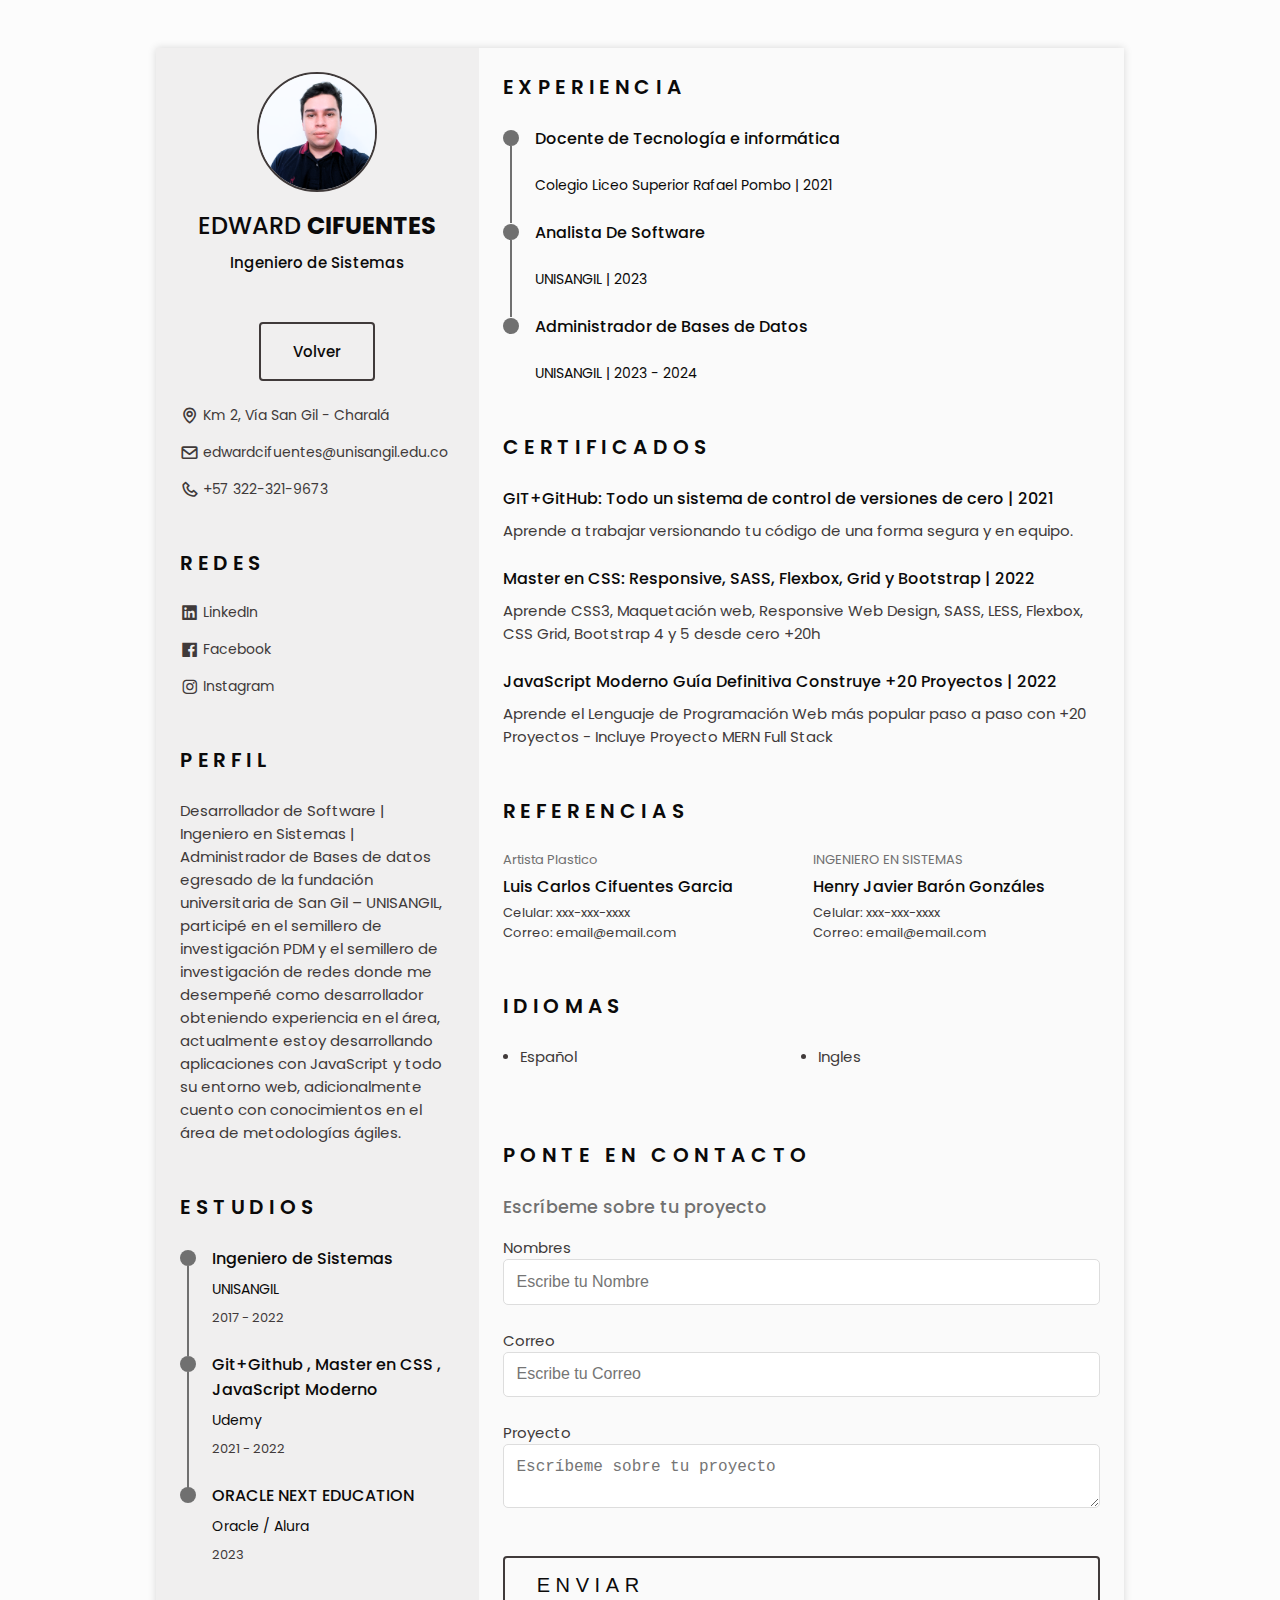
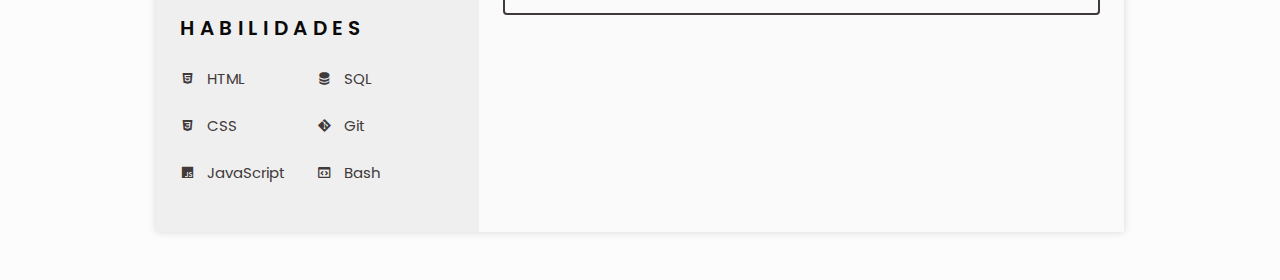
<file: leccion_4_proyecto/CV1.html>
<!DOCTYPE html>
    <html lang="es">
    <head>
        <meta charset="UTF-8">
        <meta name="viewport" content="width=device-width, initial-scale=1.0">

        <!--========== BOX ICONS ==========-->
        <link rel="stylesheet" href="https://cdn.jsdelivr.net/npm/boxicons@latest/css/boxicons.min.css">

        <!--========== CSS ==========-->
        <link rel="stylesheet" href="assets/css/styles.css">

        <title>CV Edward Cifuentes</title>
    </head>
    <body>
        <!--========== HEADER ==========-->
        <header class="l-header" id="header">
            <nav class="nav bd-container">
                <a href="#" class="nav__logo">Edward Cifuentes</a>
                <div class="nav__menu" id="nav-menu">
                    <ul class="nav__list">
                        <li class="nav__item">
                            <a href="#home" class="nav__link">
                                <i class="nav__icon bx  bx-home"></i>Inicio
                            </a>
                        </li>
                    
                        <li class="nav__item">
                            <a href="#profile" class="nav__link">
                                <i class="nav__icon bx  bx-user"></i>Perfil
                            </a>
                        </li>
                
                        <li class="nav__item">
                            <a href="#education" class="nav__link">
                                <i class="nav__icon bx  bx-book"></i>Estudios
                            </a>
                        </li>
                    
                        <li class="nav__item">
                            <a href="#skills" class="nav__link">
                                <i class="nav__icon bx  bx-receipt"></i>Habilidades
                            </a>
                        </li>
                    
                        <li class="nav__item">
                            <a href="#experience" class="nav__link">
                                <i class="nav__icon bx  bx-briefcase-alt"></i>Experiencia
                            </a>
                        </li>
                    
                        <li class="nav__item">
                            <a href="#certificates" class="nav__link">
                                <i class="nav__icon bx  bx-award"></i>Certificados
                            </a>
                        </li>
                    
                        <li class="nav__item">
                            <a href="#references" class="nav__link">
                                <i class="nav__icon bx  bx-link-external"></i>Referencias
                            </a>
                        </li>
                        <li class="nav__item">
                            <a href="./index.html" class="nav__link">
                                <i class="nav__icon bx bxs-chevron-left"></i>Volver
                            </a>
                        </li>
                    </ul>
                </div>
                <div class="nav__toggle" id="nav-toggle">
                    <i class="nav__icon bx  bx-grid-alt"></i>
                </div>
            </nav>
        </header>

        <main class="l-main bd-container">
            <!-- All elements within this div, is generated in PDF -->
            <div class="resume" id="area-cv">
                <div class="resume__left">
                    <!--========== HOME ==========-->
                    <section class="home" id="home">
                        <div class="home__container section bd-grid">
                            <div class="home__data bd-grid">
                                <img src="./assets/img/Image_cv.png" alt="logo" class="home__img">

                                <h1 class="home__title">EDWARD <b>CIFUENTES</b></h1>
                                <h3 class="home__profession">Ingeniero de Sistemas</h3>
                                <!-- Button to generate and download the pdf. Available for desktop. -->
                                <div>
                                    <a download="" href="./assets/pdf/CV_Edward_Cifuentes.pdf" class="home__button-movil">Descargar CV</a>
                                </div>
                                <div>
                                    <a href="./index.html" class="home__button-movil_2">Volver</a>
                                </div>


                            </div>
                            <div class="home__address bd-grid">
                                <span class="home__information">
                                    <i class="bx bx-map home__icon"></i> Km 2, Vía San Gil - Charalá
                                </span>
                                <span class="home__information">
                                    <i class="bx bx-envelope home__icon"></i> edwardcifuentes@unisangil.edu.co
                                </span>
                                <span class="home__information">
                                    <i class="bx bx-phone home__icon"></i>+57 322-321-9673
                                </span>
                            </div>

                        </div>
                        <!-- Theme change button -->
                        
    

                    </section>          
                    
                    <!--========== SOCIAL ==========-->
                    <section class="social section">
                        <h1 class="section-title">Redes</h1>
                        <div class="social__container bd-grid">
                            <a href="https://www.linkedin.com/in/edward-camilo-cifuentes-moreno-a38a36229/" target="_blank" class="social__link">
                                <i class='social__icon bx bxl-linkedin-square'></i> LinkedIn
                            </a>
                            <a href="https://www.facebook.com/edwardcamilo.cifuentesmoreno/" target="_blank" class="social__link">
                                <i class='social__icon bx bxl-facebook-square' ></i> Facebook
                            </a>
                            <a href="https://www.instagram.com/cifu1199/" target="_blank" class="social__link">
                                <i class='social__icon bx bxl-instagram'></i> Instagram
                            </a>
                        </div>
                    </section>

                    <!--========== PROFILE ==========-->
                    <section class="profile section" id="profile">
                        <h2 class="section-title">Perfil</h2>

                        <p class="profile__description">
                            Desarrollador de Software | Ingeniero en Sistemas | Administrador de Bases de datos egresado de la fundación universitaria de San Gil – UNISANGIL, participé en el semillero de investigación PDM y el semillero de investigación de redes donde me desempeñé como desarrollador obteniendo experiencia en el área, actualmente estoy desarrollando aplicaciones con JavaScript y todo su entorno web, adicionalmente cuento con conocimientos en el área de metodologías ágiles.
                        </p>
                    </section>
                    
                    <!--========== EDUCATION ==========-->
                    <section class="education section" id="education">
                        <h2 class="section-title">Estudios</h2>
                        <div class="education__container bd-grid">
                            <div class="education__content">
                                <div class="education__time">
                                    <span class="education__rounder"></span>
                                    <span class="education__line"></span>
                                </div>
                                <div class="education__data bd-grid">
                                    <h3 class="education__title">Ingeniero de Sistemas</h3>
                                    <span class="education__studies">UNISANGIL</span>
                                    <span class="education__year">2017 - 2022</span>
                                </div>
                            </div>
                            <div class="education__content">
                                <div class="education__time">
                                    <span class="education__rounder"></span>
                                    <span class="education__line"></span>
                                </div>
                                <div class="education__data bd-grid">
                                    <h3 class="education__title">Git+Github , Master en CSS , JavaScript Moderno</h3>
                                    <span class="education__studies">Udemy</span>
                                    <span class="education__year">2021 - 2022</span>
                                </div>
                            </div>
                            <div class="education__content">
                                <div class="education__time">
                                    <span class="education__rounder"></span>
                                    <!-- <span class="education__line"></span> -->
                                </div>
                                <div class="education__data bd-grid">
                                    <h3 class="education__title">ORACLE NEXT EDUCATION</h3>
                                    <span class="education__studies">Oracle / Alura</span>
                                    <span class="education__year">2023</span>
                                </div>
                            </div>
                        </div>
                    </section>


                    <!--========== SKILLS  ==========-->
                    <section class="skills section" id="skills">
                        <h2 class="section-title">Habilidades</h2>
                        <div class="skills__content bd-grid">
                            <ul class="skills_data">
                                <li class="skills__name">
                                    <!--<span class="skills__circle"></span>-->
                                    <i class='skills__logo bx bxl-html5'></i> HTML
                                </li>
                                <li class="skills__name">
                                    <!--<span class="skills__circle"></span>-->
                                    <i class='skills__logo bx bxl-css3' ></i> CSS
                                </li>
                                <li class="skills__name">
                                    <!--<span class="skills__circle"></span>-->
                                    <i class='skills__logo bx bxl-javascript' ></i> JavaScript
                                </li>
                            </ul>
                            <ul class="skills_data">
                                <li class="skills__name">
                                    <!--<span class="skills__circle"></span>-->
                                    <i class='skills__logo bx bxs-data' ></i> SQL
                                </li>
                                <li class="skills__name">
                                    <!--<span class="skills__circle"></span>-->
                                    <i class='skills__logo bx bxl-git'></i> Git
                                </li>
                                <li class="skills__name">
                                    <!--<span class="skills__circle"></span>-->
                                    <i class='skills__logo bx bx-code-block' ></i> Bash
                                </li>
                            </ul>
                        </div>

                    </section>

                </div>

                <div class="resume__right">
                    <!--========== EXPERIENCE ==========-->
                    <section class="experience section" id="experience">
                        <h2 class="section-title">Experiencia</h2>
                        <div class="experience__container bd-grid">
                            <div class="experience__content">
                                <div class="experience__time">
                                    <span class="experience__rounder"></span>
                                    <span class="experience__line"></span>
                                </div>
                                <div class="experience__data bd-grid">
                                    <h3 class="experience__title">Docente de Tecnología e informática</h3>
                                    <span class="experience__company">Colegio Liceo Superior Rafael Pombo | 2021</span>
                                </div>
                            </div>
                            <div class="experience__content">
                                <div class="experience__time">
                                    <span class="experience__rounder"></span>
                                    <span class="experience__line"></span>
                                </div>
                                <div class="experience__data bd-grid">
                                    <h3 class="experience__title">Analista De Software</h3>
                                    <span class="experience__company">UNISANGIL | 2023</span>
                                </div>
                            </div>
                            <div class="experience__content">
                                <div class="experience__time">
                                    <span class="experience__rounder"></span>
                                    
                                </div>
                                <div class="experience__data bd-grid">
                                    <h3 class="experience__title">Administrador de Bases de Datos</h3>
                                    <span class="experience__company">UNISANGIL | 2023 - 2024</span>
                                </div>
                            </div>
                        </div>
                    </section>

                    <!--========== CERTIFICATES ==========-->
                    <section class="certificate section" id="certificates">
                        <h2 class="section-title">Certificados</h2>
                        <div class="certificate__container bd-grid">
                            <div class="certificate__content">
                                <h3 class="certificate__title">GIT+GitHub: Todo un sistema de control de versiones de cero | 2021</h3>
                                <p class="certificate__description">Aprende a trabajar versionando tu código de una forma segura y en equipo.</p>
                            </div>
                            <div class="certificate__content">
                                <h3 class="certificate__title">Master en CSS: Responsive, SASS, Flexbox, Grid y Bootstrap | 2022</h3>
                                <p class="certificate__description">Aprende CSS3, Maquetación web, Responsive Web Design, SASS, LESS, Flexbox, CSS Grid, Bootstrap 4 y 5 desde cero +20h</p>
                            </div>
                            <div class="certificate__content">
                                <h3 class="certificate__title">JavaScript Moderno Guía Definitiva Construye +20 Proyectos | 2022</h3>
                                <p class="certificate__description">Aprende el Lenguaje de Programación Web más popular paso a paso con +20 Proyectos - Incluye Proyecto MERN Full Stack</p>
                            </div>
                        </div>
                    </section>

                    <!--========== REFERENCES ==========-->
                    <section class="references section" id="references">
                        <h2 class="section-title">Referencias</h2>
                        <div class="references__container bd-grid">
                            <div class="references__content bd-grid">
                                <span class="references__subtitle">Artista Plastico</span>
                                <h3 class="references__title">Luis Carlos Cifuentes Garcia</h3>
                                <ul class="references__contact">
                                    <li>Celular: xxx-xxx-xxxx</li>
                                    <li>Correo: email@email.com</li>
                                </ul>
                            </div>
                            <div class="references__content bd-grid">
                                <span class="references__subtitle">INGENIERO EN SISTEMAS</span>
                                <h3 class="references__title">Henry Javier Barón Gonzáles</h3>
                                <ul class="references__contact">
                                    <li>Celular: xxx-xxx-xxxx</li>
                                    <li>Correo: email@email.com</li>
                                </ul>
                            </div>
                        </div>
                    </section>

                    <!--========== LANGUAGES ==========-->
                    <section class="languages section">
                        <h2 class="section-title">Idiomas</h2>
                        <div class="languajes__container">
                            <ul class="languajes__content bd-grid">
                                <li class="languajes__name">
                                    <span class="languajes__circle"></span>Español
                                </li>
                                <li class="languajes__name">
                                    <span class="languajes__circle"></span>Ingles
                                </li>
                            </ul>
                        </div>
                    </section>
                    
                    <!--========== Contact ==========-->
                    <section class="contact section">
                        <h2 class="section-title">Ponte en Contacto</h2>
                        <div class="form_container bd-grid">
                            <form class="contact__form" action="#">
                                <h3>Escríbeme sobre tu proyecto</h3>
                                <label class="lb-title" for="">Nombres</label>
                                <input type="text" placeholder="Escribe tu Nombre">
                                <label class="lb-title" for="">Correo</label>
                                <input type="email" placeholder="Escribe tu Correo">
                                <label class="lb-title" for="">Proyecto</label>
                                <textarea name="project" id="" placeholder="Escríbeme sobre tu proyecto"></textarea>
                                <input class="submit section-title" type="submit" value="Enviar">
                            </form>
                        </div>
                    </section>
                </div>
            </div>        
        </main>

        <!--========== SCROLL TOP ==========-->
        <a href="#" class="scrolltop" id="scroll-top">
            <i class='bx bxs-chevron-up scrolltop__icon'></i>
        </a>

        <!--========== HTML2PDF ==========-->
        <script src="./assets/js/html2pdf.bundle.min.js"></script>

        <!--========== MAIN JS ==========-->
        <script src="./assets/js/main.js"></script>
    </body>
</html>
</file>
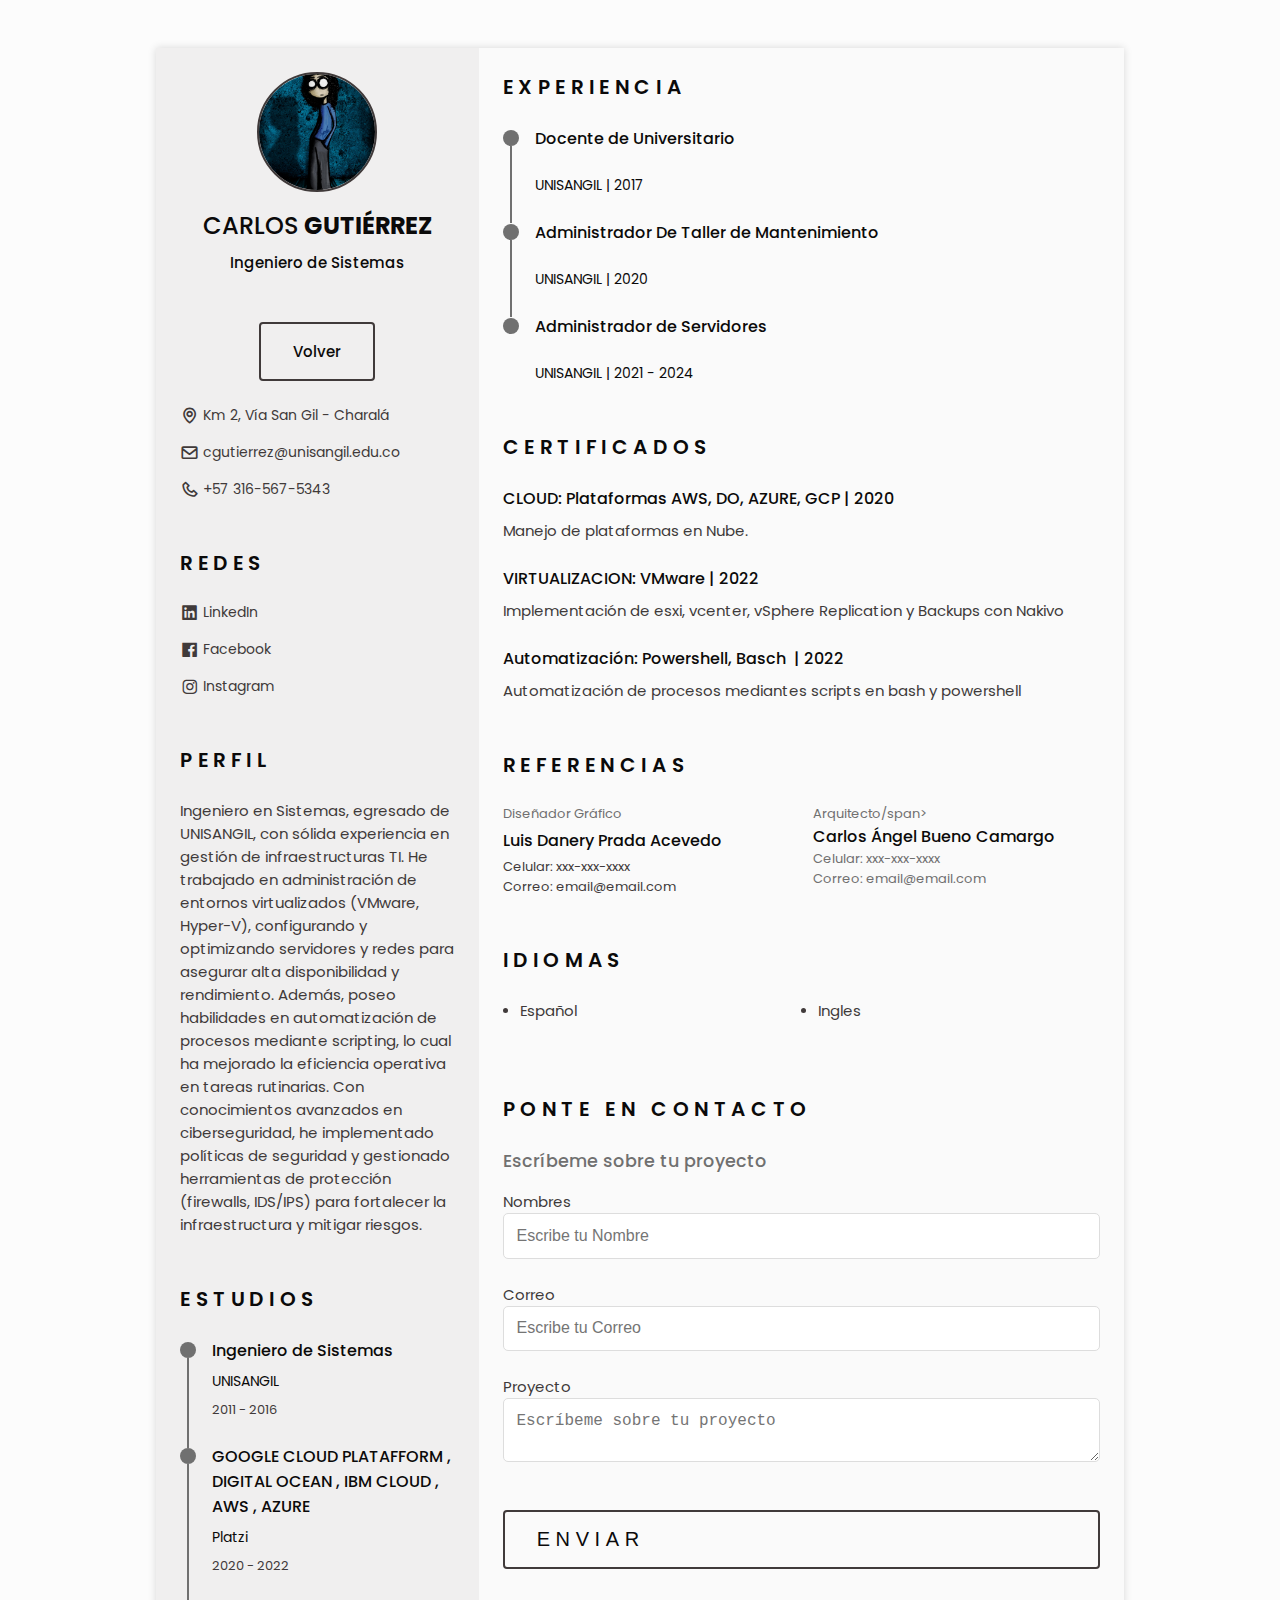
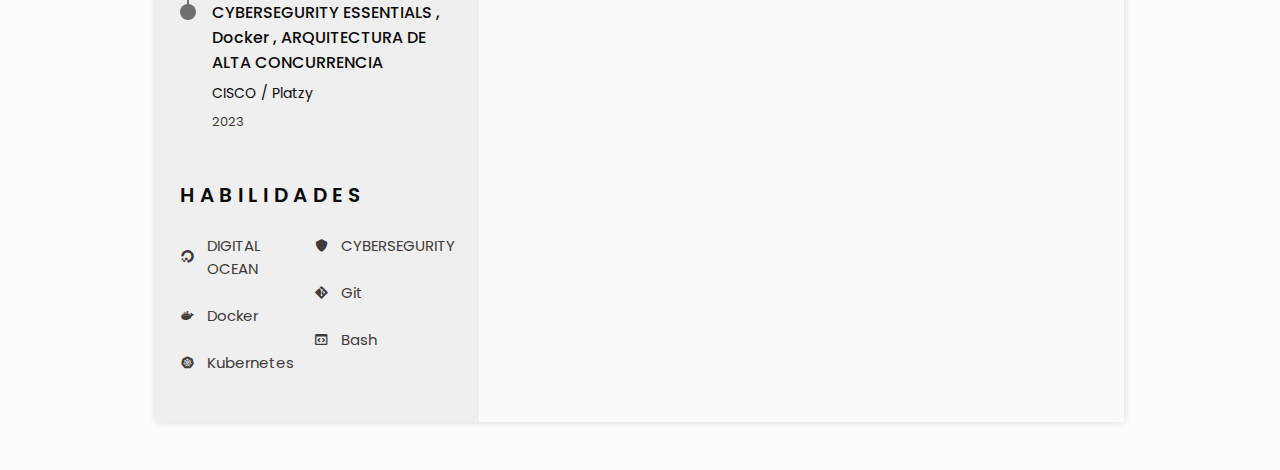
<file: leccion_4_proyecto/CV2.html>
<!DOCTYPE html>
    <html lang="es">
    <head>
        <meta charset="UTF-8">
        <meta name="viewport" content="width=device-width, initial-scale=1.0">

        <!--========== BOX ICONS ==========-->
        <link rel="stylesheet" href="https://cdn.jsdelivr.net/npm/boxicons@latest/css/boxicons.min.css">

        <!--========== CSS ==========-->
        <link rel="stylesheet" href="assets/css/styles.css">

        <title>Carlos Gutiérrez</title>
    </head>
    <body>
        <!--========== HEADER ==========-->
        <header class="l-header" id="header">
            <nav class="nav bd-container">
                <a href="#" class="nav__logo">Carlos Gutiérrez</a>
                <div class="nav__menu" id="nav-menu">
                    <ul class="nav__list">
                        <li class="nav__item">
                            <a href="#home" class="nav__link">
                                <i class="nav__icon bx  bx-home"></i>Inicio
                            </a>
                        </li>
                    
                        <li class="nav__item">
                            <a href="#profile" class="nav__link">
                                <i class="nav__icon bx  bx-user"></i>Perfil
                            </a>
                        </li>
                
                        <li class="nav__item">
                            <a href="#education" class="nav__link">
                                <i class="nav__icon bx  bx-book"></i>Estudios
                            </a>
                        </li>
                    
                        <li class="nav__item">
                            <a href="#skills" class="nav__link">
                                <i class="nav__icon bx  bx-receipt"></i>Habilidades
                            </a>
                        </li>
                    
                        <li class="nav__item">
                            <a href="#experience" class="nav__link">
                                <i class="nav__icon bx  bx-briefcase-alt"></i>Experiencia
                            </a>
                        </li>
                    
                        <li class="nav__item">
                            <a href="#certificates" class="nav__link">
                                <i class="nav__icon bx  bx-award"></i>Certificados
                            </a>
                        </li>
                    
                        <li class="nav__item">
                            <a href="#references" class="nav__link">
                                <i class="nav__icon bx  bx-link-external"></i>Referencias
                            </a>
                        </li>
                        <li class="nav__item">
                            <a href="./index.html" class="nav__link">
                                <i class="nav__icon bx bxs-chevron-left"></i>Volver
                            </a>
                        </li>
                    </ul>
                </div>
                <div class="nav__toggle" id="nav-toggle">
                    <i class="nav__icon bx  bx-grid-alt"></i>
                </div>
            </nav>
        </header>

        <main class="l-main bd-container">
            <!-- All elements within this div, is generated in PDF -->
            <div class="resume" id="area-cv">
                <div class="resume__left">
                    <!--========== HOME ==========-->
                    <section class="home" id="home">
                        <div class="home__container section bd-grid">
                            <div class="home__data bd-grid">
                                <img src="./assets/img/persona2.jpg" alt="logo" class="home__img">

                                <h1 class="home__title">CARLOS <b>GUTIÉRREZ</b></h1>
                                <h3 class="home__profession">Ingeniero de Sistemas</h3>
                                <!-- Button to generate and download the pdf. Available for desktop. -->
                                <div>
                                    <a download="" href="./assets/pdf/CV_Carlos_Gutierrez.pdf" class="home__button-movil">Descargar CV</a>
                                </div>
                                <div>
                                    <a href="./index.html" class="home__button-movil_2">Volver</a>
                                </div>


                            </div>
                            <div class="home__address bd-grid">
                                <span class="home__information">
                                    <i class="bx bx-map home__icon"></i> Km 2, Vía San Gil - Charalá
                                </span>
                                <span class="home__information">
                                    <i class="bx bx-envelope home__icon"></i> cgutierrez@unisangil.edu.co
                                </span>
                                <span class="home__information">
                                    <i class="bx bx-phone home__icon"></i>+57 316-567-5343
                                </span>
                            </div>

                        </div>
                        <!-- Theme change button -->
                        
    

                    </section>          
                    
                    <!--========== SOCIAL ==========-->
                    <section class="social section">
                        <h1 class="section-title">Redes</h1>
                        <div class="social__container bd-grid">
                            <a href="https://www.linkedin.com/in/carlos-andr%C3%A9s-guti%C3%A9rrez-hern%C3%A1ndez-b84045171/" target="_blank" class="social__link">
                                <i class='social__icon bx bxl-linkedin-square'></i> LinkedIn
                            </a>
                            <a href="https://www.facebook.com/carlosandres.gutierrezhernandez.5/" target="_blank" class="social__link">
                                <i class='social__icon bx bxl-facebook-square' ></i> Facebook
                            </a>
                            <a href="https://www.instagram.com/carlosandresgut/" target="_blank" class="social__link">
                                <i class='social__icon bx bxl-instagram'></i> Instagram
                            </a>
                        </div>
                    </section>

                    <!--========== PROFILE ==========-->
                    <section class="profile section" id="profile">
                        <h2 class="section-title">Perfil</h2>

                        <p class="profile__description">
                            Ingeniero en Sistemas, egresado de UNISANGIL, con sólida experiencia  en gestión de infraestructuras TI. He trabajado en administración de entornos virtualizados (VMware, Hyper-V), configurando y optimizando servidores y redes para asegurar alta disponibilidad y rendimiento. Además, poseo habilidades en automatización de procesos mediante scripting, lo cual ha mejorado la eficiencia operativa en tareas rutinarias. Con conocimientos avanzados en ciberseguridad, he implementado políticas de seguridad y gestionado herramientas de protección (firewalls, IDS/IPS) para fortalecer la infraestructura y mitigar riesgos.
                        </p>
                    </section>
                    
                    <!--========== EDUCATION ==========-->
                    <section class="education section" id="education">
                        <h2 class="section-title">Estudios</h2>
                        <div class="education__container bd-grid">
                            <div class="education__content">
                                <div class="education__time">
                                    <span class="education__rounder"></span>
                                    <span class="education__line"></span>
                                </div>
                                <div class="education__data bd-grid">
                                    <h3 class="education__title">Ingeniero de Sistemas</h3>
                                    <span class="education__studies">UNISANGIL</span>
                                    <span class="education__year">2011 - 2016</span>
                                </div>
                            </div>
                            <div class="education__content">
                                <div class="education__time">
                                    <span class="education__rounder"></span>
                                    <span class="education__line"></span>
                                </div>
                                <div class="education__data bd-grid">
                                    <h3 class="education__title">GOOGLE CLOUD PLATAFFORM , DIGITAL OCEAN , IBM CLOUD , AWS , AZURE</h3>
                                    <span class="education__studies">Platzi</span>
                                    <span class="education__year">2020 - 2022</span>
                                </div>
                            </div>
                            <div class="education__content">
                                <div class="education__time">
                                    <span class="education__rounder"></span>
                                    <!-- <span class="education__line"></span> -->
                                </div>
                                <div class="education__data bd-grid">
                                    <h3 class="education__title"> CYBERSEGURITY ESSENTIALS , Docker , ARQUITECTURA DE ALTA CONCURRENCIA</h3>
                                    <span class="education__studies">CISCO / Platzy</span>
                                    <span class="education__year">2023</span>
                                </div>
                            </div>
                        </div>
                    </section>


                    <!--========== SKILLS  ==========-->
                    <section class="skills section" id="skills">
                        <h2 class="section-title">Habilidades</h2>
                        <div class="skills__content bd-grid">
                            <ul class="skills_data">
                                <li class="skills__name">
                                    <!--<span class="skills__circle"></span>-->
                                    <i class='skills__logo bx bxl-digitalocean'></i> DIGITAL OCEAN
                                </li>
                                <li class="skills__name">
                                    <!--<span class="skills__circle"></span>-->
                                    <i class='skills__logo bx bxl-docker' ></i> Docker
                                </li>
                                <li class="skills__name">
                                    <!--<span class="skills__circle"></span>-->
                                    <i class='skills__logo bx bxl-kubernetes' ></i> Kubernetes
                                </li>
                            </ul>
                            <ul class="skills_data">
                                <li class="skills__name">
                                    <!--<span class="skills__circle"></span>-->
                                    <i class='skills__logo bx bxs-shield' ></i> CYBERSEGURITY
                                </li>
                                <li class="skills__name">
                                    <!--<span class="skills__circle"></span>-->
                                    <i class='skills__logo bx bxl-git'></i> Git
                                </li>
                                <li class="skills__name">
                                    <!--<span class="skills__circle"></span>-->
                                    <i class='skills__logo bx bx-code-block' ></i> Bash
                                </li>
                            </ul>
                        </div>

                    </section>

                </div>

                <div class="resume__right">
                    <!--========== EXPERIENCE ==========-->
                    <section class="experience section" id="experience">
                        <h2 class="section-title">Experiencia</h2>
                        <div class="experience__container bd-grid">
                            <div class="experience__content">
                                <div class="experience__time">
                                    <span class="experience__rounder"></span>
                                    <span class="experience__line"></span>
                                </div>
                                <div class="experience__data bd-grid">
                                    <h3 class="experience__title">Docente de Universitario</h3>
                                    <span class="experience__company">UNISANGIL | 2017</span>
                                </div>
                            </div>
                            <div class="experience__content">
                                <div class="experience__time">
                                    <span class="experience__rounder"></span>
                                    <span class="experience__line"></span>
                                </div>
                                <div class="experience__data bd-grid">
                                    <h3 class="experience__title">Administrador De Taller de Mantenimiento</h3>
                                    <span class="experience__company">UNISANGIL | 2020</span>
                                </div>
                            </div>
                            <div class="experience__content">
                                <div class="experience__time">
                                    <span class="experience__rounder"></span>
                                    
                                </div>
                                <div class="experience__data bd-grid">
                                    <h3 class="experience__title">Administrador de Servidores</h3>
                                    <span class="experience__company">UNISANGIL | 2021 - 2024</span>
                                </div>
                            </div>
                        </div>
                    </section>

                    <!--========== CERTIFICATES ==========-->
                    <section class="certificate section" id="certificates">
                        <h2 class="section-title">Certificados</h2>
                        <div class="certificate__container bd-grid">
                            <div class="certificate__content">
                                <h3 class="certificate__title">CLOUD: Plataformas AWS, DO, AZURE, GCP | 2020</h3>
                                <p class="certificate__description">Manejo de plataformas en Nube.</p>
                            </div>
                            <div class="certificate__content">
                                <h3 class="certificate__title">VIRTUALIZACION: VMware | 2022</h3>
                                <p class="certificate__description">Implementación de esxi, vcenter, vSphere Replication y Backups con Nakivo</p>
                            </div>
                            <div class="certificate__content">
                                <h3 class="certificate__title">Automatización: Powershell, Basch  | 2022</h3>
                                <p class="certificate__description">Automatización de procesos mediantes scripts en bash y powershell</p>
                            </div>
                        </div>
                    </section>

                    <!--========== REFERENCES ==========-->
                    <section class="references section" id="references">
                        <h2 class="section-title">Referencias</h2>
                        <div class="references__container bd-grid">
                            <div class="references__content bd-grid">
                                <span class="references__subtitle">Diseñador Gráfico</span>
                                <h3 class="references__title">Luis Danery Prada Acevedo</h3>
                                <ul class="references__contact">
                                    <li>Celular: xxx-xxx-xxxx</li>
                                    <li>Correo: email@email.com</li>
                                </ul>
                            </div>
                            <div class="references__content bd-grid">
                                <span class="references__subtitle">Arquitecto/span>
                                <h3 class="references__title">Carlos Ángel Bueno Camargo</h3>
                                <ul class="references__contact">
                                    <li>Celular: xxx-xxx-xxxx</li>
                                    <li>Correo: email@email.com</li>
                                </ul>
                            </div>
                        </div>
                    </section>

                    <!--========== LANGUAGES ==========-->
                    <section class="languages section">
                        <h2 class="section-title">Idiomas</h2>
                        <div class="languajes__container">
                            <ul class="languajes__content bd-grid">
                                <li class="languajes__name">
                                    <span class="languajes__circle"></span>Español
                                </li>
                                <li class="languajes__name">
                                    <span class="languajes__circle"></span>Ingles
                                </li>
                            </ul>
                        </div>
                    </section>
                    
                    <!--========== Contact ==========-->
                    <section class="contact section">
                        <h2 class="section-title">Ponte en Contacto</h2>
                        <div class="form_container bd-grid">
                            <form class="contact__form" action="#">
                                <h3>Escríbeme sobre tu proyecto</h3>
                                <label class="lb-title" for="">Nombres</label>
                                <input type="text" placeholder="Escribe tu Nombre">
                                <label class="lb-title" for="">Correo</label>
                                <input type="email" placeholder="Escribe tu Correo">
                                <label class="lb-title" for="">Proyecto</label>
                                <textarea name="project" id="" placeholder="Escríbeme sobre tu proyecto"></textarea>
                                <input class="submit section-title" type="submit" value="Enviar">
                            </form>
                        </div>
                    </section>
                </div>
            </div>        
        </main>

        <!--========== SCROLL TOP ==========-->
        <a href="#" class="scrolltop" id="scroll-top">
            <i class='bx bxs-chevron-up scrolltop__icon'></i>
        </a>

        <!--========== HTML2PDF ==========-->
        <script src="./assets/js/html2pdf.bundle.min.js"></script>

        <!--========== MAIN JS ==========-->
        <script src="./assets/js/main.js"></script>
    </body>
</html>
</file>
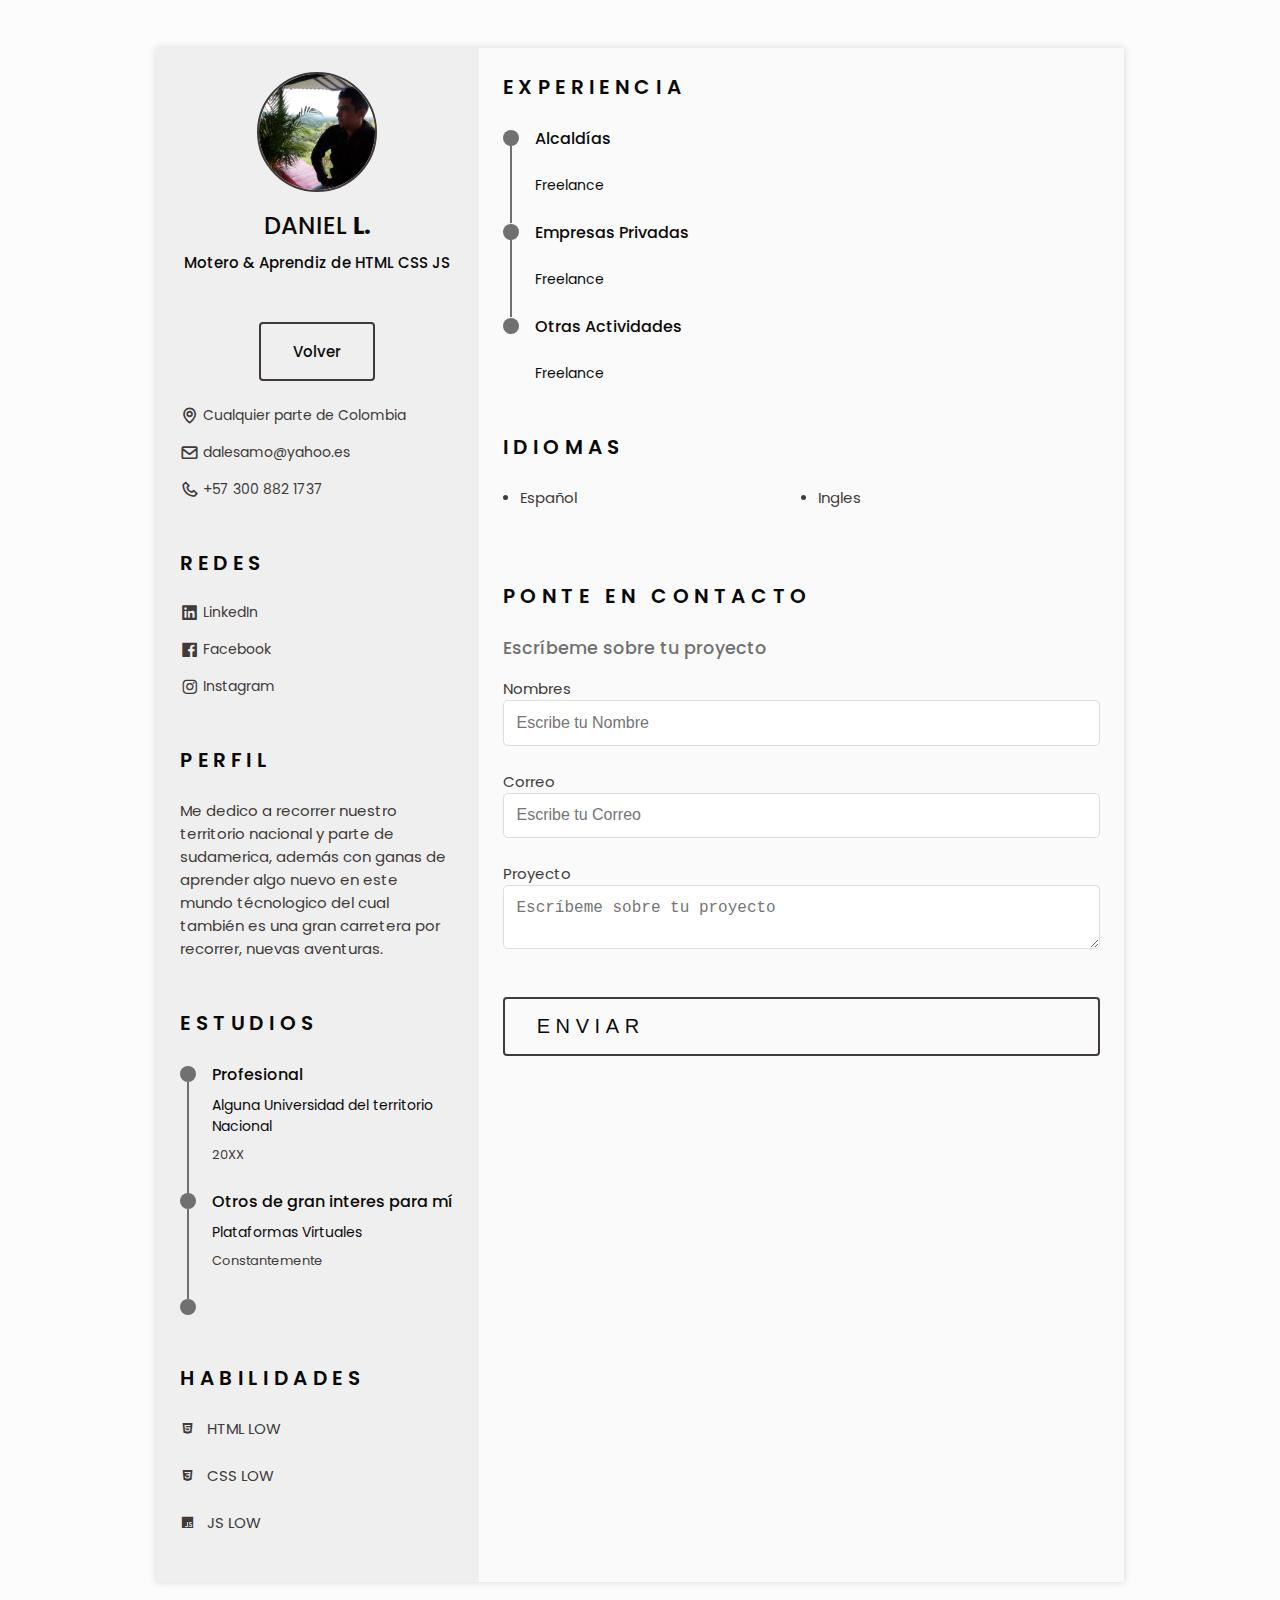
<file: leccion_4_proyecto/CV4.html>
<!DOCTYPE html>
    <html lang="es">
    <head>
        <meta charset="UTF-8">
        <meta name="viewport" content="width=device-width, initial-scale=1.0">

        <!--========== BOX ICONS ==========-->
        <link rel="stylesheet" href="https://cdn.jsdelivr.net/npm/boxicons@latest/css/boxicons.min.css">

        <!--========== CSS ==========-->
        <link rel="stylesheet" href="assets/css/styles.css">

        <title>CV Daniel L.</title>
    </head>
    <body>
        <!--========== HEADER ==========-->
        <header class="l-header" id="header">
            <nav class="nav bd-container">
                <a href="#" class="nav__logo">Daniel L.</a>
                <div class="nav__menu" id="nav-menu">
                    <ul class="nav__list">
                        <li class="nav__item">
                            <a href="#home" class="nav__link">
                                <i class="nav__icon bx  bx-home"></i>Inicio
                            </a>
                        </li>
                    
                        <li class="nav__item">
                            <a href="#profile" class="nav__link">
                                <i class="nav__icon bx  bx-user"></i>Perfil
                            </a>
                        </li>
                
                        <li class="nav__item">
                            <a href="#education" class="nav__link">
                                <i class="nav__icon bx  bx-book"></i>Estudios
                            </a>
                        </li>
                    
                        <li class="nav__item">
                            <a href="#skills" class="nav__link">
                                <i class="nav__icon bx  bx-receipt"></i>Habilidades
                            </a>
                        </li>
                    
                        <li class="nav__item">
                            <a href="#experience" class="nav__link">
                                <i class="nav__icon bx  bx-briefcase-alt"></i>Experiencia
                            </a>
                        </li>
                    
                        <li class="nav__item">
                            <a href="#certificates" class="nav__link">
                                <i class="nav__icon bx  bx-award"></i>Certificados
                            </a>
                        </li>
                    
                        <li class="nav__item">
                            <a href="#references" class="nav__link">
                                <i class="nav__icon bx  bx-link-external"></i>Referencias
                            </a>
                        </li>
                        <li class="nav__item">
                            <a href="./index.html" class="nav__link">
                                <i class="nav__icon bx bxs-chevron-left"></i>Volver
                            </a>
                        </li>
                    </ul>
                </div>
                <div class="nav__toggle" id="nav-toggle">
                    <i class="nav__icon bx  bx-grid-alt"></i>
                </div>
            </nav>
        </header>

        <main class="l-main bd-container">
            <!-- All elements within this div, is generated in PDF -->
            <div class="resume" id="area-cv">
                <div class="resume__left">
                    <!--========== HOME ==========-->
                    <section class="home" id="home">
                        <div class="home__container section bd-grid">
                            <div class="home__data bd-grid">
                                <img src="./assets/img/dls.jpg" alt="logo" class="home__img">

                                <h1 class="home__title">DANIEL <b>L.</b></h1>
                                <h3 class="home__profession">Motero & Aprendiz de HTML CSS JS</h3>
                                <!-- Button to generate and download the pdf. Available for desktop. -->
                                <div>
                                    <a download="" href="./assets/pdf/CV_Edward_Cifuentes.pdf" class="home__button-movil">Descargar CV</a>
                                </div>
                                <div>
                                    <a href="./index.html" class="home__button-movil_2">Volver</a>
                                </div>


                            </div>
                            <div class="home__address bd-grid">
                                <span class="home__information">
                                    <i class="bx bx-map home__icon"></i> Cualquier parte de Colombia
                                </span>
                                <span class="home__information">
                                    <i class="bx bx-envelope home__icon"></i> dalesamo@yahoo.es
                                </span>
                                <span class="home__information">
                                    <i class="bx bx-phone home__icon"></i>+57 300 882 1737
                                </span>
                            </div>

                        </div>
                        <!-- Theme change button -->
                        
    

                    </section>          
                    
                    <!--========== SOCIAL ==========-->
                    <section class="social section">
                        <h1 class="section-title">Redes</h1>
                        <div class="social__container bd-grid">
                            <a href="" target="_blank" class="social__link">
                                <i class='social__icon bx bxl-linkedin-square'></i> LinkedIn
                            </a>
                            <a href="" target="_blank" class="social__link">
                                <i class='social__icon bx bxl-facebook-square' ></i> Facebook
                            </a>
                            <a href="" target="_blank" class="social__link">
                                <i class='social__icon bx bxl-instagram'></i> Instagram
                            </a>
                        </div>
                    </section>

                    <!--========== PROFILE ==========-->
                    <section class="profile section" id="profile">
                        <h2 class="section-title">Perfil</h2>

                        <p class="profile__description">
                            Me dedico a recorrer nuestro territorio nacional y parte de sudamerica, además con ganas de aprender algo nuevo en este mundo técnologico del cual también es una gran carretera por recorrer, nuevas aventuras.
                        </p>
                    </section>
                    
                    <!--========== EDUCATION ==========-->
                    <section class="education section" id="education">
                        <h2 class="section-title">Estudios</h2>
                        <div class="education__container bd-grid">
                            <div class="education__content">
                                <div class="education__time">
                                    <span class="education__rounder"></span>
                                    <span class="education__line"></span>
                                </div>
                                <div class="education__data bd-grid">
                                    <h3 class="education__title">Profesional</h3>
                                    <span class="education__studies">Alguna Universidad del territorio Nacional</span>
                                    <span class="education__year">20XX</span>
                                </div>
                            </div>
                            <div class="education__content">
                                <div class="education__time">
                                    <span class="education__rounder"></span>
                                    <span class="education__line"></span>
                                </div>
                                <div class="education__data bd-grid">
                                    <h3 class="education__title">Otros de gran interes para mí</h3>
                                    <span class="education__studies">Plataformas Virtuales</span>
                                    <span class="education__year">Constantemente</span>
                                </div>
                            </div>
                            <div class="education__content">
                                <div class="education__time">
                                    <span class="education__rounder"></span>
                                    <!-- <span class="education__line"></span> -->
                                </div>                                
                            </div>
                        </div>
                    </section>


                    <!--========== SKILLS  ==========-->
                    <section class="skills section" id="skills">
                        <h2 class="section-title">Habilidades</h2>
                        <div class="skills__content bd-grid">
                            <ul class="skills_data">
                                <li class="skills__name">
                                    <!--<span class="skills__circle"></span>-->
                                    <i class='skills__logo bx bxl-html5'></i> HTML LOW
                                </li>
                                <li class="skills__name">
                                    <!--<span class="skills__circle"></span>-->
                                    <i class='skills__logo bx bxl-css3' ></i> CSS LOW
                                </li>
                                <li class="skills__name">
                                    <!--<span class="skills__circle"></span>-->
                                    <i class='skills__logo bx bxl-javascript' ></i> JS LOW
                                </li>
                            </ul>                            
                        </div>

                    </section>

                </div>

                <div class="resume__right">
                    <!--========== EXPERIENCE ==========-->
                    <section class="experience section" id="experience">
                        <h2 class="section-title">Experiencia</h2>
                        <div class="experience__container bd-grid">
                            <div class="experience__content">
                                <div class="experience__time">
                                    <span class="experience__rounder"></span>
                                    <span class="experience__line"></span>
                                </div>
                                <div class="experience__data bd-grid">
                                    <h3 class="experience__title">Alcaldías</h3>
                                    <span class="experience__company">Freelance</span>
                                </div>
                            </div>
                            <div class="experience__content">
                                <div class="experience__time">
                                    <span class="experience__rounder"></span>
                                    <span class="experience__line"></span>
                                </div>
                                <div class="experience__data bd-grid">
                                    <h3 class="experience__title">Empresas Privadas</h3>
                                    <span class="experience__company">Freelance</span>
                                </div>
                            </div>
                            <div class="experience__content">
                                <div class="experience__time">
                                    <span class="experience__rounder"></span>
                                    
                                </div>
                                <div class="experience__data bd-grid">
                                    <h3 class="experience__title">Otras Actividades</h3>
                                    <span class="experience__company">Freelance</span>
                                </div>
                            </div>
                        </div>
                    </section>
                    

                    <!--========== LANGUAGES ==========-->
                    <section class="languages section">
                        <h2 class="section-title">Idiomas</h2>
                        <div class="languajes__container">
                            <ul class="languajes__content bd-grid">
                                <li class="languajes__name">
                                    <span class="languajes__circle"></span>Español
                                </li>
                                <li class="languajes__name">
                                    <span class="languajes__circle"></span>Ingles
                                </li>
                            </ul>
                        </div>
                    </section>
                    
                    <!--========== Contact ==========-->
                    <section class="contact section">
                        <h2 class="section-title">Ponte en Contacto</h2>
                        <div class="form_container bd-grid">
                            <form class="contact__form" action="#">
                                <h3>Escríbeme sobre tu proyecto</h3>
                                <label class="lb-title" for="">Nombres</label>
                                <input type="text" placeholder="Escribe tu Nombre">
                                <label class="lb-title" for="">Correo</label>
                                <input type="email" placeholder="Escribe tu Correo">
                                <label class="lb-title" for="">Proyecto</label>
                                <textarea name="project" id="" placeholder="Escríbeme sobre tu proyecto"></textarea>
                                <input class="submit section-title" type="submit" value="Enviar">
                            </form>
                        </div>
                    </section>
                </div>
            </div>        
        </main>

        <!--========== SCROLL TOP ==========-->
        <a href="#" class="scrolltop" id="scroll-top">
            <i class='bx bxs-chevron-up scrolltop__icon'></i>
        </a>

        <!--========== HTML2PDF ==========-->
        <script src="./assets/js/html2pdf.bundle.min.js"></script>

        <!--========== MAIN JS ==========-->
        <script src="./assets/js/main.js"></script>
    </body>
</html>
</file>
<file: leccion_4_proyecto/assets/css/styles.css>
/*===== GOOGLE FONTS =====*/
@import url('https://fonts.googleapis.com/css2?family=Poppins:wght@400;500;600&display=swap');

/*===== VARIABLES CSS =====*/
:root {
  --header-height: 3rem;
  
  /*========== Colors ==========*/
  --title-color: #0B0A0A;
  --text-color: #403A3A;
  --text-color-light: #707070;
  --container-color: #FAFAFA;
  --container-color-alt: #F0EFEF;
  --body-color: #FCFCFC;

  /*========== Font and typography ==========*/
  --body-font: 'Poppins', sans-serif;
  --h1-font-size: 1.5rem;
  --h2-font-size: 1.25rem;
  --h3-font-size: 1rem;
  --normal-font-size: .938rem;
  --small-font-size: .875rem;
  --smaller-font-size: .813rem;

  /*========== Font weight ==========*/
  --font-medium: 500;
  --font-semi-bold: 600;

  /*========== Margenes ==========*/
  --mb-1: .5rem;
  --mb-2: 1rem;
  --mb-3: 1.5rem;

  /*========== z index ==========*/
  --z-tooltip: 10;
  --z-fixed: 100;
}

/*========== BASE ==========*/
*,::before,::after{
    box-sizing: border-box;
}

html{
    scroll-behavior: smooth;
}
/*========== Variables Dark theme ==========*/


/*========== Button Dark/Light ==========*/


/*========== Font size variables to scale cv ==========*/


/*========== Generate PDF button ==========*/


/*========== Classes modified to reduce size and print on A4 sheet ==========*/
body{
    margin: 0 0 var(--header-height) 0;
    padding: 0;
    font-family: var(--body-font);
    font-size: var(--normal-font-size);
    background-color: var(--body-color);
    color: var(--text-color);
}

h1,h2,h3,ul,p{
    margin: 0;
}

h1,h2,h3{
    color: var(--title-color);
    font-weight: var(--font-medium);
}

ul{
    padding: 0;
    list-style: none;
}
a{
    text-decoration: none;
}

img{
    max-width: 100%;
    height: auto;
}
/*========== CLASS CSS ==========*/
.section{
    padding: 1.5rem 0;
}

.section-title{
    font-size: var(--h2-font-size);
    color: var(--title-color);
    font-weight: var(--font-semi-bold);
    text-transform: uppercase;
    letter-spacing: .35rem;
    text-align: center;
    margin-bottom: var(--mb-3);
}

/*========== LAYOUT ==========*/
.bd-container{
    max-width: 968px;
    width: calc(100% - 3rem);
    margin-left: var(--mb-3);
    margin-right: var(--mb-3);
}
.bd-grid{
    display: grid;
    gap: 1.5rem;
}

.l-header{
    width: 100%;
    position: fixed;
    bottom: 0;
    left: 0;
    z-index: var(--z-fixed);
    background-color: var(--body-color);
    box-shadow: 0 -1px 4px rgba(0, 0, 0, .1);
    transition: .3s;
}
/*========== NAV ==========*/
.nav{
    height: var(--header-height);
    display: flex;
    justify-content: space-between;
    align-items: center;
}

@media screen and (max-width:968px) {
    .nav__menu{
        position: fixed;
        bottom: -100%;
        left: 0;
        width: 100%;
        padding: 2rem 1.5rem;
        background-color: var(--body-color);
        box-shadow: 0 1px 4px rgba(0, 0, 0, .1);
        border-radius: 1rem 1rem 0 0;
        z-index: var(--z-fixed);
        transition: .3s;
    }
}

.nav__logo,
.nav__toggle{
    color: var(--title-color);
    font-weight: var(--font-medium);
}

.nav__toggle{
    font-size: 1.2rem;
    cursor: pointer;
}

.nav__item{
    text-align: center;
}
.nav__list{
    display: grid;
    grid-template-columns: repeat(3, 1fr);
    gap: 2rem;
}

.nav__link{
    display: flex;
    flex-direction: column;
    font-size: var(--smaller-font-size);
    color: var(--text-color-light);
    font-weight: var(--font-medium);
}

.nav__link:hover{
    color: var(--title-color);
}

.nav__icon{
    font-size: 1.2rem;
    margin-bottom: var(--mb-1);
}
/* Show menu */
.show-menu{
    bottom: var(--header-height);
}

/* Active menu link */
.active-link{
    color: var(--title-color);
}

/*========== HOME ==========*/
.home{
    position: relative;
}

.home__container{
    gap: 3rem;
}

.home__data{
    gap: .5rem;
    text-align: center;

}

.home__img{
    width: 120px;
    height: 120px;
    border-radius: 50%;
    justify-self: center;
    object-fit: cover;
    border: 2px solid var(--text-color);
    margin-bottom: var(--mb-1);
}

.home__title{
    font-size: var(--h1-font-size);
}

.home__profession{
    font-size: var(--normal-font-size);
    margin-bottom: var(--mb-1);
}

.home__address{
    gap: 1rem;
}

.home__information{
    display: flex;
    align-items: center;
    font-size: var(--small-font-size);
}

.home__icon{
    font-size: 1.2rem;
    margin-right: .25rem;
}

.home__button-movil{
    display: inline-block;
    border: 2px solid var(--text-color);
    color: var(--title-color);
    padding: 1rem 2rem;
    border-radius: .25rem;
    transition:  .3s;
    font-weight: var(--font-medium);
    margin-top: var(--mb-3);
}

.home__button-movil:hover{
    background-color: var(--text-color);
    color: var(--container-color);
}

.home__button-movil_2{
    display: inline-block;
    border: 2px solid var(--text-color);
    color: var(--title-color);
    padding: 1rem 2rem;
    border-radius: .25rem;
    transition:  .3s;
    font-weight: var(--font-medium);
    margin-top: var(--mb-3);
}

.home__button-movil_2:hover{
    background-color: var(--text-color);
    color: var(--container-color);
}
/*========== SOCIAL ==========*/
.social__container{
    grid-template-columns: max-content;
    gap: 1rem;
}

.social__link{
    display: inline-flex;
    align-items: center;
    font-size: var(--small-font-size);
    color: var(--text-color);
}

.social__link:hover{
    color: var(--title-color);
}

.social__icon{
    font-size: 1.2rem;
    margin-right: .25rem;
}

/*========== PROFILE ==========*/

.profile__description{
    text-align: center;
}

/*========== EDUCATION AND EXPERIENCE ==========*/

.education__content,.experience__content{
    display: flex;
}

.education__time,.experience__time{
    padding-right: 1rem;
}

.education__rounder,.experience__rounder{
    position: relative;
    display: block;
    width: 16px;
    height: 16px;
    background-color: var(--text-color-light);
    border-radius: 50%;
    margin-top: .25rem;
}

.education__line,.experience__line{
    display: block;
    width: 2px;
    height: 110%;
    background-color: var(--text-color-light);
    transform: translate(7px,0);
}

.education__data{
    gap:.5rem;
}

.education__title,.experience__title{
    font-size: var(--h3-font-size);
}

.education__studies,.experience__company{
    font-size: var(--small-font-size);
    color: var(--title-color);
}

.education__year{
    font-size: var(--smaller-font-size);
}

/*========== SKILLS AND LANGUAGES ==========*/
.skills__content,.languajes__content{
    grid-template-columns: repeat(2 ,1fr);

}
.skills__content,.languajes__content{
    gap: 0;
}

.skills__name,.languajes__name{
    display: flex;
    align-items: center;
    margin-bottom: var(--mb-3);
}
.skills__circle,.skills__logo,.languajes__circle{
    display: inline-block;
    margin-right: .75rem;
}
.skills__circle,.languajes__circle{
    background-color: var(--text-color);
    width: 5px;
    height: 5px;
    border-radius: 50%;
}

/*========== CERTIFICATES ==========*/
.certificate__title{
    font-size: var(--h3-font-size);
    margin-bottom: var(--mb-1);
}

/*========== REFERENCES ==========*/
.references__content{
    gap: .25rem;
}

.references__subtitle{
    color: var(--text-color-light);
}

.references__subtitle,
.references__contact{
    font-size: var(--smaller-font-size);
}


.references__title{
    font-size: var(--h3-font-size);
}
/*========== INTERESTS ==========*/


/* Scroll top */
.scrolltop{
    position: fixed;
    right: 1rem;
    bottom: -20%;
    display: flex;
    justify-content: center;
    align-items: center;
    padding: .3rem;
    background-color: var(--container-color-alt);
    border-radius: .4rem;
    z-index: var(--z-tooltip);
    transition: .4s;
    visibility: hidden;
}

.scroll-top{
    font-size: 1.2rem;
    color: var(--text-color);
}

.show-scroll{
    visibility: visible;
    bottom: 5rem;
}

/*========== FORM ==========*/
.contact__form{
    display: flex;
    flex-direction: column;
}

.contact__form h3 {
    font-size: 1 rem;
    color: var(--text-color-light);
    margin-bottom: 1rem;
}

.contact__form input[type="text"],
.contact__form input[type="email"],
.contact__form textarea {
    width: 100%;
    padding: 0.8rem;
    margin-bottom: 1.5rem;
    border: 1px solid #ddd;
    border-radius: 5px;
    font-size: 1rem;
    color: #333;
}

.submit {
    display: inline-block;
    border: 2px solid var(--text-color);
    color: var(--title-color);
    padding: 1rem 2rem;
    border-radius: .25rem;
    transition:  .3s;
    font-weight: var(--font-medium);
    margin-top: var(--mb-3);
    background-color: transparent;
    text-align: center;
}

.submit:hover{
    background-color: var(--text-color);
    color: var(--container-color);
}

/*========== MEDIA QUERIES ==========*/
/* For small devices, menu two columns */
@media screen and (max-width: 320px) {
    .nav__list{
        grid-template-columns: repeat(2,1fr);
        gap:1rem .5rem;
    }
    .home__button-movil_2{
        display: none;
    }
}

@media screen and (max-width: 968px) {
    .home__button-movil_2{
        display: none;
    }
}

@media screen and (min-width: 968px){
    body{
        margin:3rem 0;
    }
    .bd-container{
        margin-left: auto;
        margin-right: auto;
    }
    .l-header,
    .scrolltop{
        display: none;
    }

    .resume{
        display: grid;
        grid-template-columns: .5fr 1fr;
        background-color: var(--container-color);
        box-shadow: 0 0 8px rgba(13, 12, 12, .15);
    }
    .resume__left{
        background-color: var(--container-color-alt);
    }
    .resume__left,.resume__right{
        padding: 0 1.5rem;
    }
    .section-title,.profile__description{
        text-align: initial;
    }

    .home__container{
        gap: 1.5rem;
    }
    .home__button-movil{
        display: none;
    }


    .references__container{
        grid-template-columns: repeat(2,1fr);
    }
}

/* Classes modified for large screen size */
</file>
